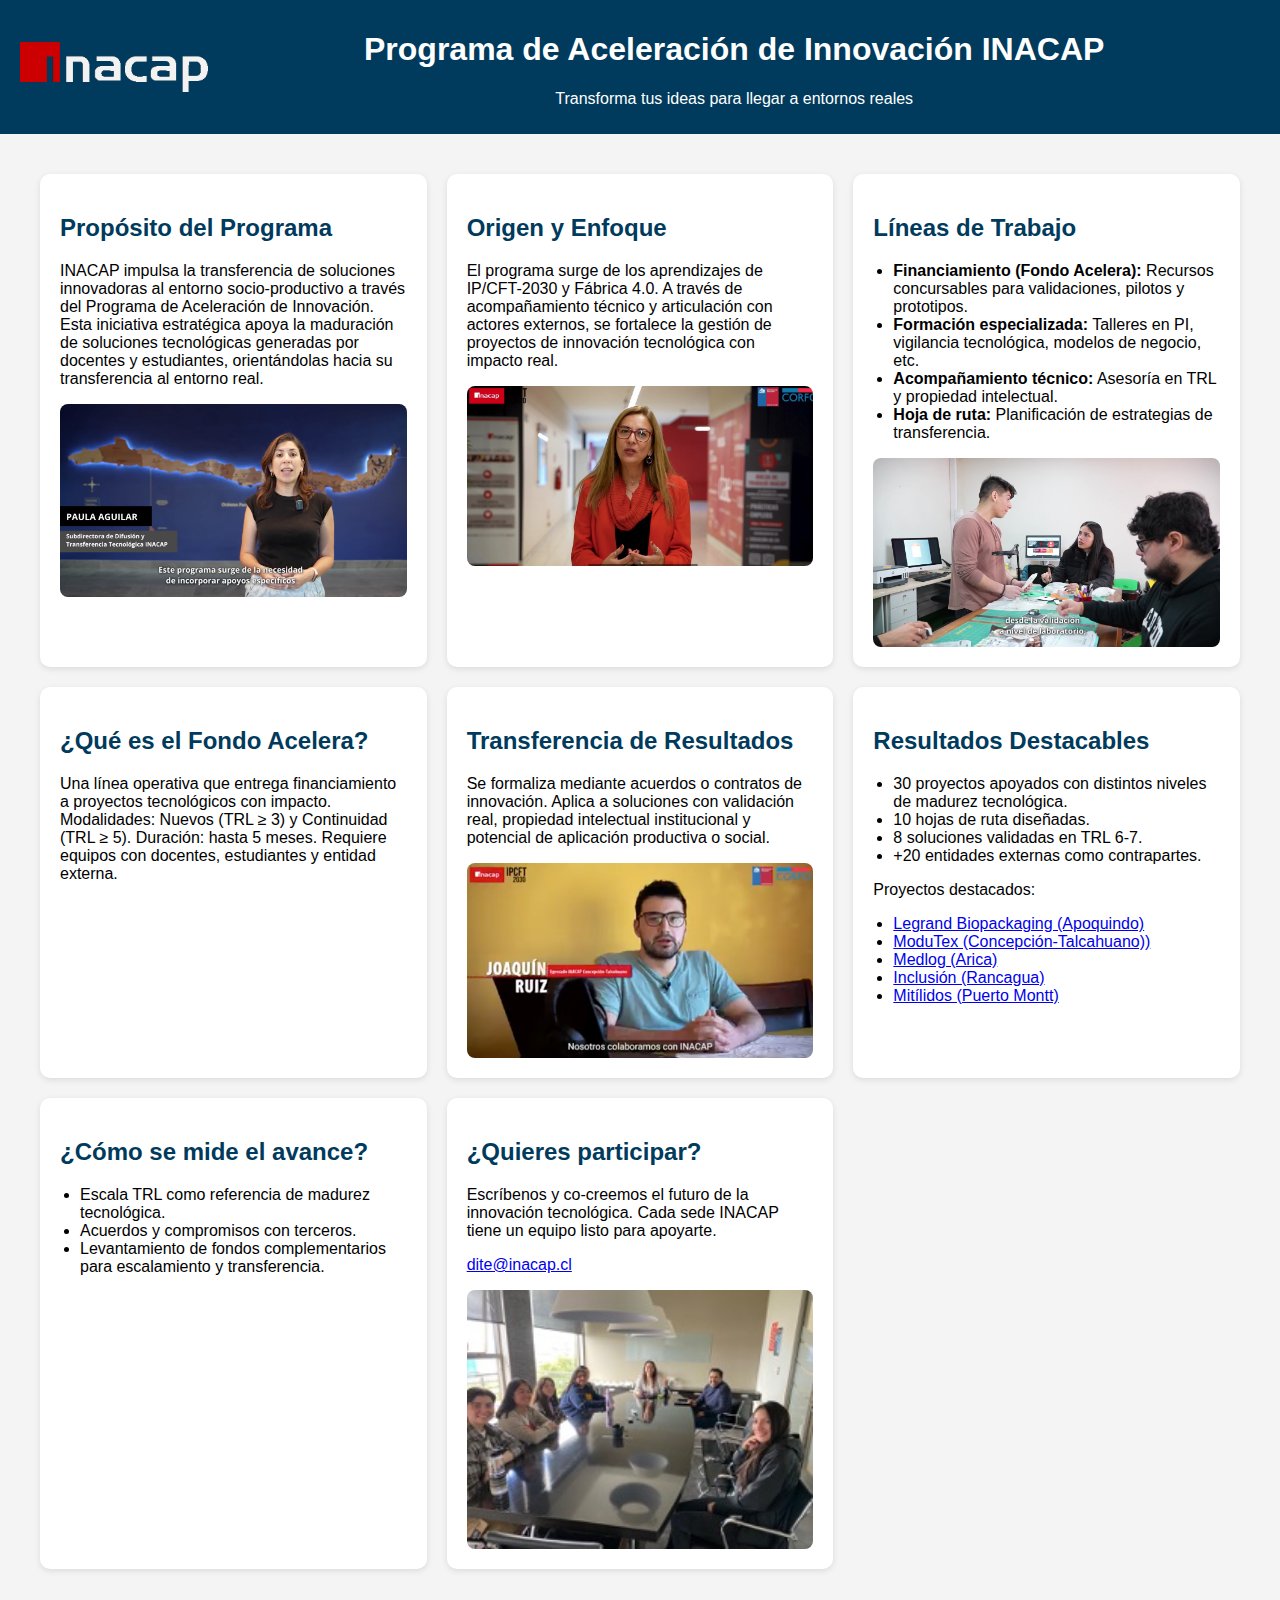
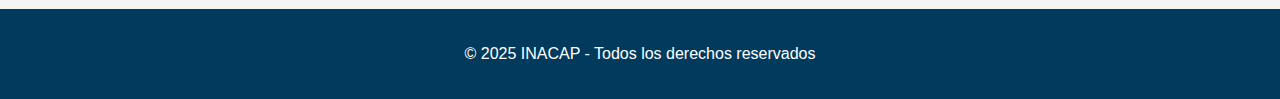
<file: acelera.html>
<!DOCTYPE html>
<html lang="es">
<head>
  <meta charset="UTF-8" />
  <meta name="viewport" content="width=device-width, initial-scale=1.0" />
  <title>Programa de Aceleración de Innovación INACAP</title>
  <style>
    body {
      margin: 0;
      font-family: Arial, sans-serif;
      background-color: #f4f4f4;
    }

    header {
      background-color: #003A5C;
      color: white;
      padding: 10px 20px;
      display: flex;
      justify-content: space-between;
      align-items: center;
      flex-wrap: wrap;
    }

    header img {
      height: 50px;
    }

    .hero-text {
      flex: 1;
      text-align: center;
    }

    .cards-container {
      display: grid;
      grid-template-columns: repeat(auto-fit, minmax(300px, 1fr));
      gap: 20px;
      padding: 40px 20px;
      max-width: 1200px;
      margin: auto;
    }

    .card {
      background: white;
      border-radius: 10px;
      box-shadow: 0 2px 6px rgba(0, 0, 0, 0.1);
      overflow: hidden;
      display: flex;
      flex-direction: column;
      transition: transform 0.3s ease, box-shadow 0.3s ease;
    }

    .card:hover {
      transform: translateY(-10px);
      box-shadow: 0 6px 12px rgba(0, 0, 0, 0.2);
    }

    .card-content {
      padding: 20px;
    }

    .card h2 {
      color: #003A5C;
    }

    .card ul {
      padding-left: 20px;
    }

    .card img {
      width: 100%;
      height: auto;
      display: block;
      border-radius: 8px;
      margin-top: 15px;
    }

    footer {
      background-color: #003A5C;
      color: white;
      text-align: center;
      padding: 20px;
    }
  </style>
</head>
<body>
  <header>
    <img src="img/inacap_logo.png" alt="Logo INACAP" />
    <div class="hero-text">
      <h1>Programa de Aceleración de Innovación INACAP</h1>
      <p>Transforma tus ideas para llegar a entornos reales</p>
    </div>
  </header>

  <div class="cards-container">
    <div class="card">
      <div class="card-content">
        <h2>Propósito del Programa</h2>
        <p>INACAP impulsa la transferencia de soluciones innovadoras al entorno socio-productivo a través del Programa de Aceleración de Innovación. Esta iniciativa estratégica apoya la maduración de soluciones tecnológicas generadas por docentes y estudiantes, orientándolas hacia su transferencia al entorno real.</p>
        <img src="img/paula.png" alt="Aceleracion" />
      </div>
    </div>

    <div class="card">
      <div class="card-content">
        <h2>Origen y Enfoque</h2>
        <p>El programa surge de los aprendizajes de IP/CFT-2030 y Fábrica 4.0. A través de acompañamiento técnico y articulación con actores externos, se fortalece la gestión de proyectos de innovación tecnológica con impacto real.</p>
        <img src="img/monica.png" alt="Enfoque" />
      </div>
    </div>

    <div class="card">
      <div class="card-content">
        <h2>Líneas de Trabajo</h2>
        <ul>
          <li><strong>Financiamiento (Fondo Acelera):</strong> Recursos concursables para validaciones, pilotos y prototipos.</li>
          <li><strong>Formación especializada:</strong> Talleres en PI, vigilancia tecnológica, modelos de negocio, etc.</li>
          <li><strong>Acompañamiento técnico:</strong> Asesoría en TRL y propiedad intelectual.</li>
          <li><strong>Hoja de ruta:</strong> Planificación de estrategias de transferencia.</li>
        </ul>
        <img src="img/aceleralegrand.png" alt="Líneas de Trabajo" />
      </div>
    </div>

    <div class="card">
      <div class="card-content">
        <h2>¿Qué es el Fondo Acelera?</h2>
        <p>Una línea operativa que entrega financiamiento a proyectos tecnológicos con impacto. Modalidades: Nuevos (TRL ≥ 3) y Continuidad (TRL ≥ 5). Duración: hasta 5 meses. Requiere equipos con docentes, estudiantes y entidad externa.</p>
      </div>
    </div>

    <div class="card">
      <div class="card-content">
        <h2>Transferencia de Resultados</h2>
        <p>Se formaliza mediante acuerdos o contratos de innovación. Aplica a soluciones con validación real, propiedad intelectual institucional y potencial de aplicación productiva o social.</p>
        <img src="img/chatbot.png" alt="Transferencia" />
      </div>
    </div>

    <div class="card">
      <div class="card-content">
        <h2>Resultados Destacables</h2>
        <ul>
          <li>30 proyectos apoyados con distintos niveles de madurez tecnológica.</li>
          <li>10 hojas de ruta diseñadas.</li>
          <li>8 soluciones validadas en TRL 6-7.</li>
          <li>+20 entidades externas como contrapartes.</li>
        </ul>
        <p>Proyectos destacados:</p>
        <ul>
          <li><a class="video-link" href="https://www.youtube.com/embed/u11FSrh5olY" target="_blank">Legrand Biopackaging (Apoquindo)</a></li>
          <li><a class="video-link" href="https://www.youtube.com/embed/564neV7SfZ8" target="_blank">ModuTex (Concepción-Talcahuano))</a></li>
          <li><a class="video-link" href="https://www.youtube.com/embed/JFx9IqTYlic" target="_blank">Medlog (Arica)</a></li>
          <li><a class="video-link" href="https://www.youtube.com/embed/ftjnRzHU4Mg" target="_blank"> Inclusión (Rancagua)</a></li>
          <li><a class="video-link" href="https://www.youtube.com/embed/_9SyJ3cmJAc" target="_blank">Mitílidos (Puerto Montt)</a></li>
        </ul>
      </div>
    </div>

    <div class="card">
      <div class="card-content">
        <h2>¿Cómo se mide el avance?</h2>
        <ul>
          <li>Escala TRL como referencia de madurez tecnológica.</li>
          <li>Acuerdos y compromisos con terceros.</li>
          <li>Levantamiento de fondos complementarios para escalamiento y transferencia.</li>
        </ul>
      </div>
    </div>

    <div class="card">
      <div class="card-content">
        <h2>¿Quieres participar?</h2>
        <p>Escríbenos y co-creemos el futuro de la innovación tecnológica. Cada sede INACAP tiene un equipo listo para apoyarte.</p>
        <p><a href="mailto:dite@inacap.cl">dite@inacap.cl</a></p>
        <img src="img/participa.jpg" alt="Participa">
      </div>
    </div>
  </div>

  <footer>
    <p>&copy; 2025 INACAP - Todos los derechos reservados</p>
  </footer>
</body>
</html>
</file>
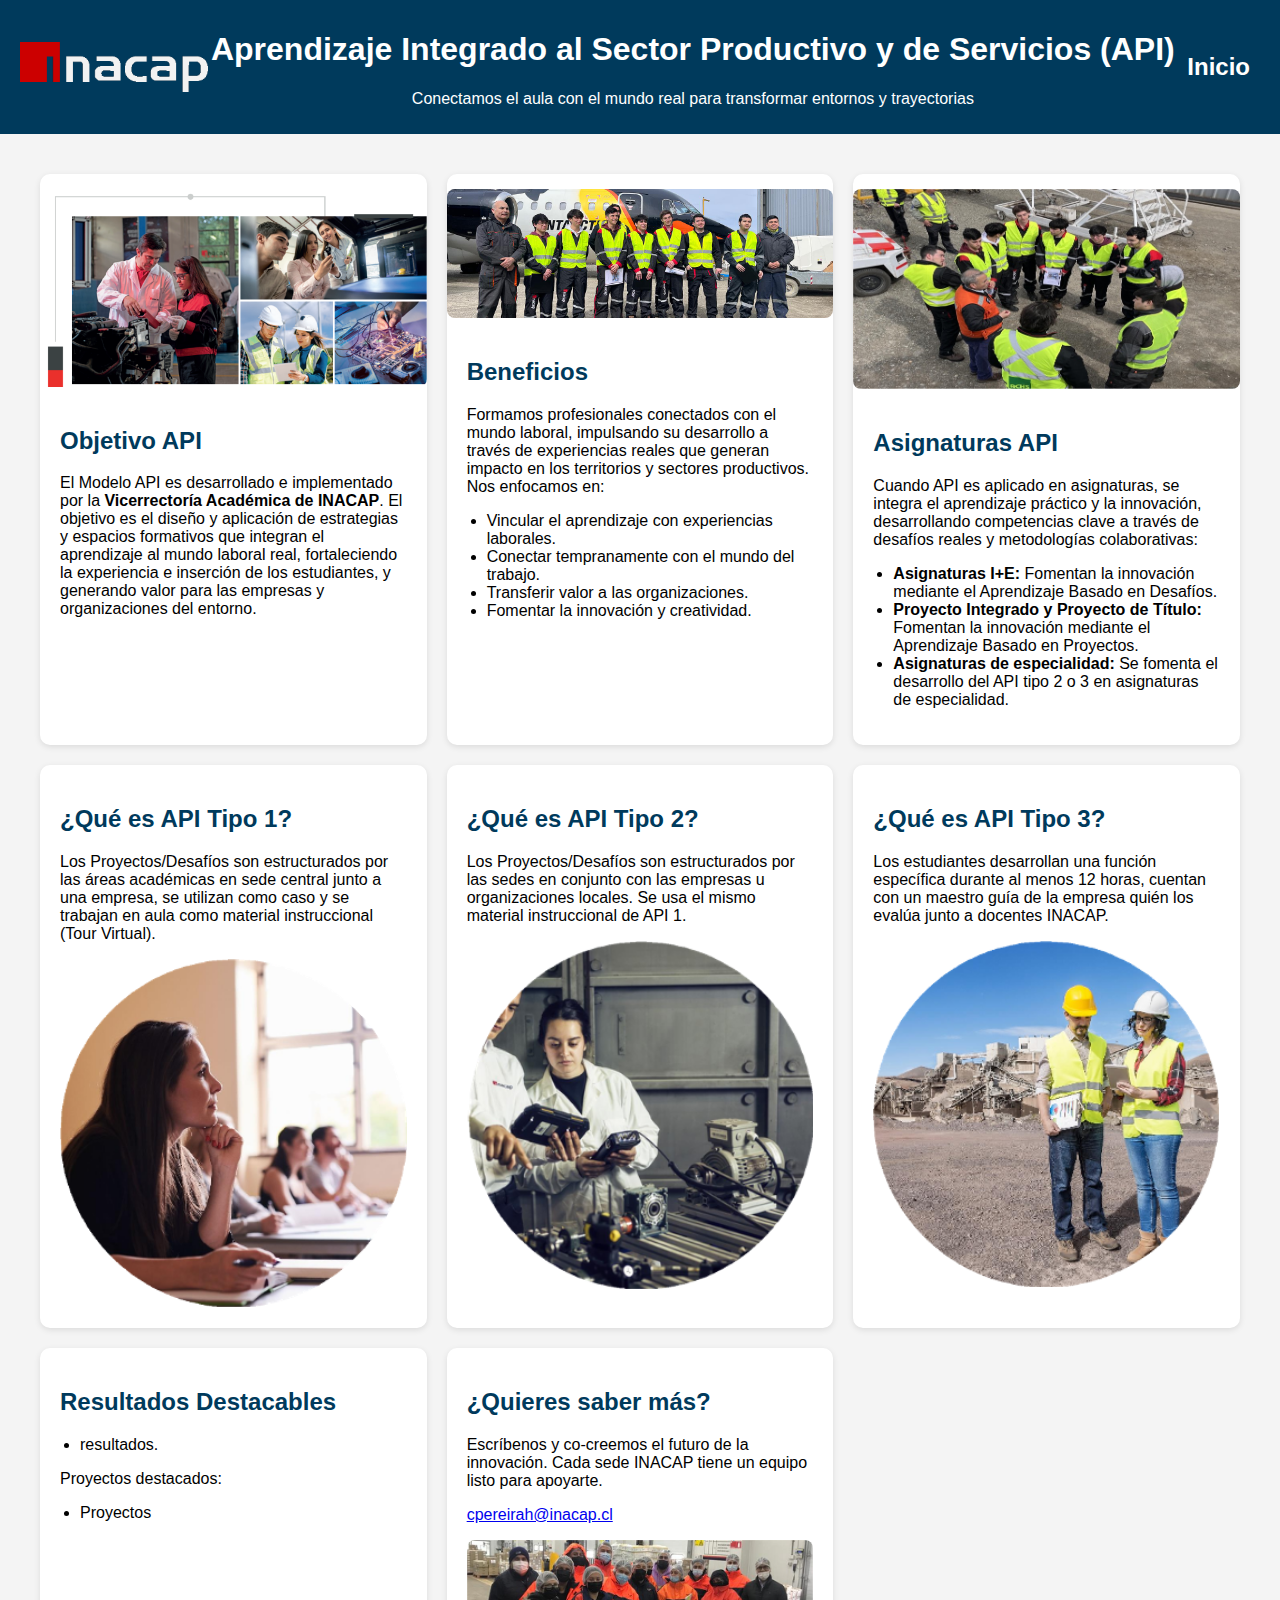
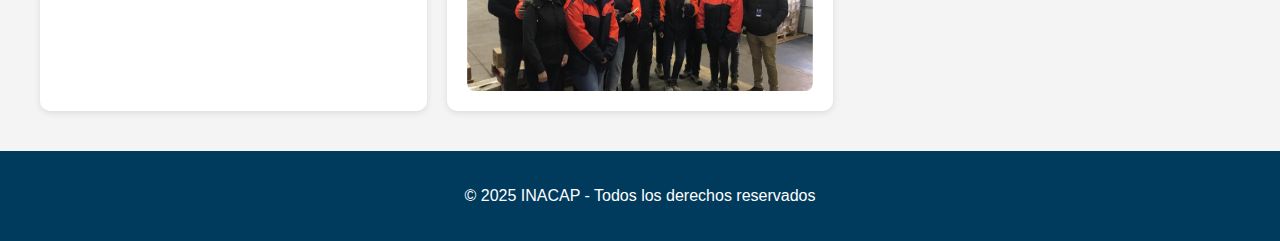
<file: api.html>
<!DOCTYPE html>
<html lang="es">
<head>
  <meta charset="UTF-8" />
  <meta name="viewport" content="width=device-width, initial-scale=1.0" />
  <title>Modelo API  INACAP</title>
  <style>
    body {
      margin: 0;
      font-family: Arial, sans-serif;
      background-color: #f4f4f4;
    }

    header {
      background-color: #003A5C;
      color: white;
      padding: 10px 20px;
      display: flex;
      justify-content: space-between;
      align-items: center;
      flex-wrap: wrap;
    }

    header img {
      height: 50px;
    }

    .hero-text {
      flex: 1;
      text-align: center;
    }

    .cards-container {
      display: grid;
      grid-template-columns: repeat(auto-fit, minmax(300px, 1fr));
      gap: 20px;
      padding: 40px 20px;
      max-width: 1200px;
      margin: auto;
    }

    .card {
      background: white;
      border-radius: 10px;
      box-shadow: 0 2px 6px rgba(0, 0, 0, 0.1);
      overflow: hidden;
      display: flex;
      flex-direction: column;
      transition: transform 0.3s ease, box-shadow 0.3s ease;
    }

    .card:hover {
      transform: translateY(-10px);
      box-shadow: 0 6px 12px rgba(0, 0, 0, 0.2);
    }

    .card-content {
      padding: 20px;
    }

    .card h2 {
      color: #003A5C;
    }

    .card ul {
      padding-left: 20px;
    }

    .card img {
      width: 100%;
      height: auto;
      display: block;
      border-radius: 8px;
      margin-top: 15px;
    }

    footer {
      background-color: #003A5C;
      color: white;
      text-align: center;
      padding: 20px;
    }

    .video-wrapper {
      position: relative;
      width: 100%;
      padding-top: 56.25%; /* 16:9 ratio */
      overflow: hidden;
      border-radius: 6px;
      background: #000; /* para que no se vea en blanco */
    }
    .video-wrapper video {
      position: absolute;
      top: 0;
      left: 0;
      width: 100%;
      height: 100%;
      object-fit: cover;
    }

    .inicio-link {
      font-size: 1.5em; /* igual que h1 */
      color: white;
      text-decoration: none;
      font-weight: bold;
      margin-left: auto;
      padding: 10px;
    }

    .inicio-link:hover {
      text-decoration: underline;
    }

    @media (max-width: 768px) {
      header {
        flex-direction: column;
        align-items: flex-start;
        text-align: left;
      }

      header img {
        margin-bottom: 10px;
      }

      .hero-text {
        text-align: left;
        margin-bottom: 10px;
      }

      .inicio-link {
        font-size: 1em;
        align-self: flex-end;
        padding: 5px;
      }
    }

</style>
</head>
<body>
  <header>
    <img src="img/inacap_logo.png" alt="Logo INACAP" />
    <div class="hero-text">
      <h1>Aprendizaje Integrado al Sector Productivo y de Servicios (API)</h1>
      <p>Conectamos el aula con el mundo real para transformar entornos y trayectorias</p>
    </div>
    <a href="index.html" class="inicio-link">Inicio</a>
  </header>

  <div class="cards-container">
    <div class="card">
      <img src="img/api1.png" alt="Programas">
      <div class="card-content">
        <h2>Objetivo API</h2>
        <p>El Modelo API es desarrollado e implementado por la <strong>Vicerrectoría Académica de INACAP</strong>. El objetivo es el diseño y aplicación de estrategias y espacios formativos que integran el aprendizaje al mundo laboral real, 
          fortaleciendo la experiencia e inserción de los estudiantes, y generando valor para las empresas y organizaciones del entorno.</p>
  
      </div>
    </div>

    <div class="card">
      <img src="img/apibeneficios.jpg" alt="Programas">
      <div class="card-content">
        <h2>Beneficios</h2>
        <p>Formamos profesionales conectados con el mundo laboral, 
          impulsando su desarrollo a través de experiencias reales que 
          generan impacto en los territorios y sectores productivos. Nos enfocamos en:</p>
          <ul>
            <li>Vincular el aprendizaje con experiencias laborales.</li>
            <li>Conectar tempranamente con el mundo del trabajo.</li>
            <li>Transferir valor a las organizaciones.</li>
            <li>Fomentar la innovación y creatividad.</li>
          </ul>
      </div>
    </div>

    <div class="card">
      <img src="img/equipoapi.jpg" alt="Líneas de Trabajo" />
      <div class="card-content">
        <h2>Asignaturas API</h2>
        <p>Cuando API es aplicado en asignaturas,  se
          integra el aprendizaje práctico y la innovación, desarrollando competencias clave a través de desafíos reales y metodologías colaborativas: </p>
        <ul>
          <li><strong>Asignaturas I+E:</strong> Fomentan la innovación mediante el Aprendizaje Basado en Desafíos.</li>
          <li><strong>Proyecto Integrado y Proyecto de Título:</strong> Fomentan la innovación mediante el 
            Aprendizaje Basado en Proyectos.</li>
            <li><strong>Asignaturas de especialidad:</strong> Se fomenta el desarrollo del API tipo 2 o 3 en asignaturas de especialidad.</li>
          </ul>
      </div>
    </div>

    <div class="card">
      <div class="card-content">
        <h2>¿Qué es API Tipo 1?</h2>
        <p>Los Proyectos/Desafíos son estructurados por las áreas académicas en sede central junto a una empresa, 
          se utilizan como caso y se trabajan en aula como material instruccional (Tour Virtual).
        </p>
        <img src="img/apitipo1.png" alt="Api tipo 1" />
      </div>
    </div>

    <div class="card">
      <div class="card-content">
        <h2>¿Qué es API Tipo 2?</h2>
        <p>Los Proyectos/Desafíos son estructurados por las sedes en conjunto con las empresas u organizaciones locales. 
          Se usa el mismo material instruccional de API 1.
        </p>
        <img src="img/apitipo2.png" alt="Líneas de Trabajo" />
      </div>
    </div>

    <div class="card">
      <div class="card-content">
        <h2>¿Qué es API Tipo 3?</h2>
        <p>Los estudiantes desarrollan una función específica durante al menos 12 horas, cuentan con un maestro guía de 
          la empresa quién los evalúa junto a docentes INACAP.
        </p>
        <img src="img/apitipo3.png" alt="Líneas de Trabajo" />
      </div>
    </div>

    <div class="card">
      <div class="card-content">
        <h2>Resultados Destacables</h2>
        <ul>
          <li>resultados.</li>
        </ul>
        <p>Proyectos destacados:</p>
        <ul>
          <li>Proyectos</li>
        </ul>
      </div>
    </div>

    <div class="card">
      <div class="card-content">
        <h2>¿Quieres saber más?</h2>
        <p>Escríbenos y co-creemos el futuro de la innovación. Cada sede INACAP tiene un equipo listo para apoyarte.</p>
        <p><a href="mailto:cpereirah@inacap.cl">cpereirah@inacap.cl</a></p>
        <img src="img/apiparticipa.png" alt="Participa">
      </div>
    </div>
  </div>

  <footer>
    <p>&copy; 2025 INACAP - Todos los derechos reservados</p>
  </footer>
</body>
</html>
</file>
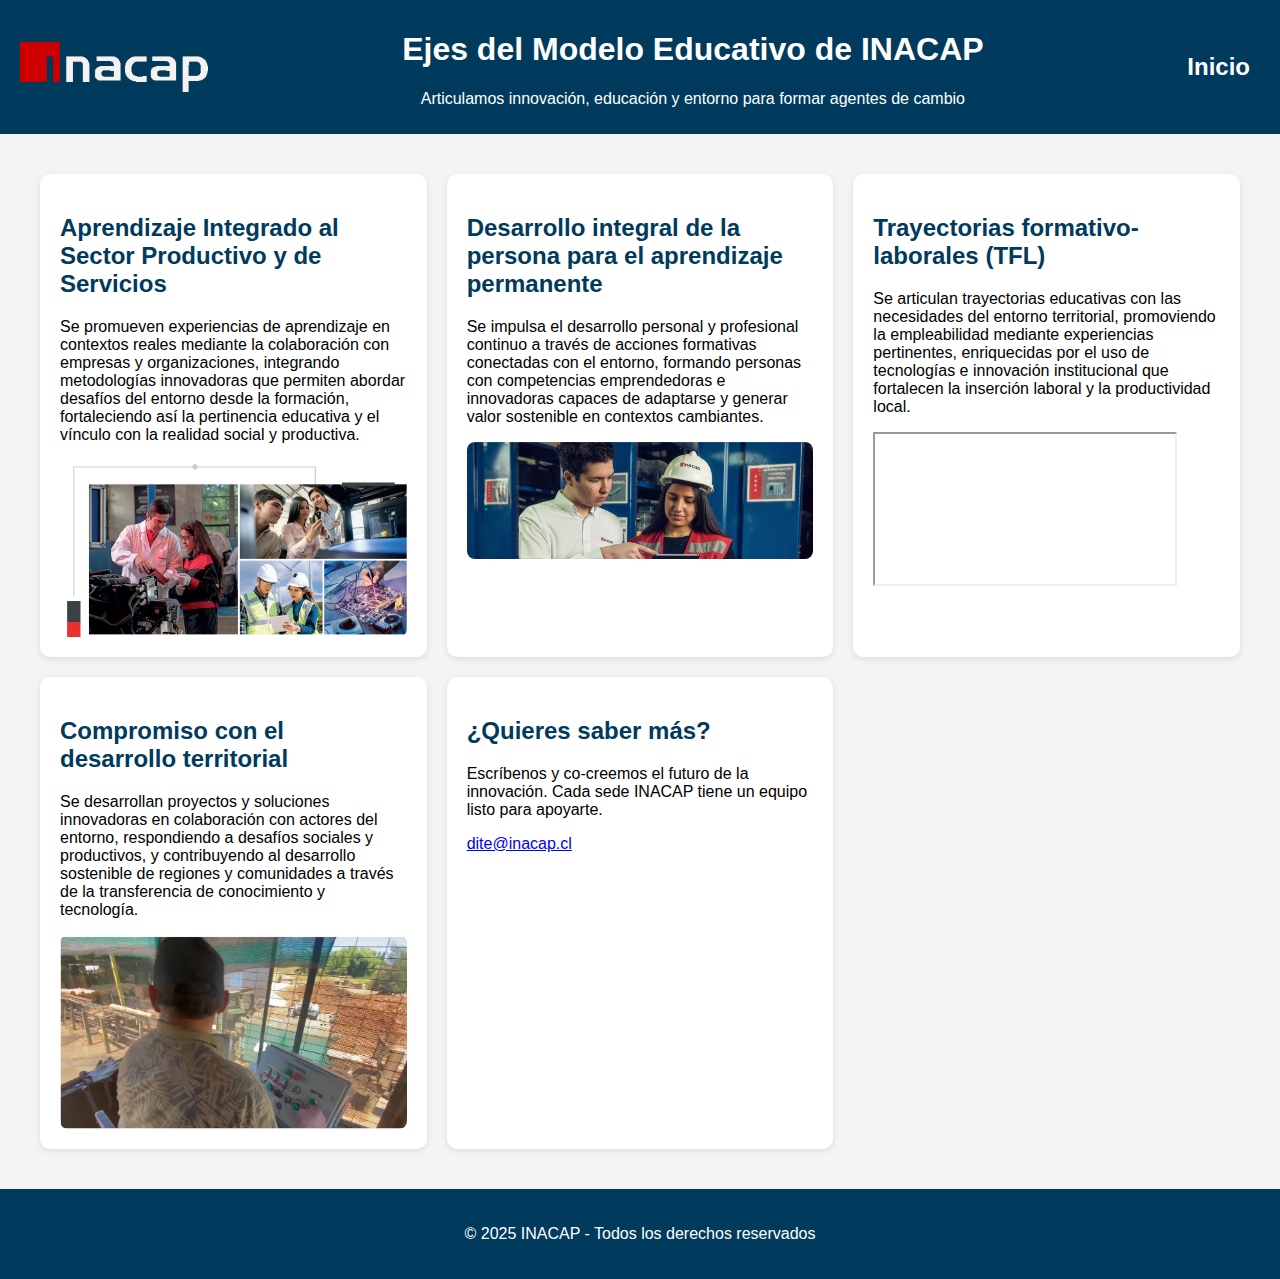
<file: articulacion.html>
<!DOCTYPE html>
<html lang="es">
<head>
  <meta charset="UTF-8" />
  <meta name="viewport" content="width=device-width, initial-scale=1.0" />
  <title>Articulamos innovación, educación y entorno para formar agentes de cambio</title>
  <style>
    body {
      margin: 0;
      font-family: Arial, sans-serif;
      background-color: #f4f4f4;
    }

    header {
      background-color: #003A5C;
      color: white;
      padding: 10px 20px;
      display: flex;
      justify-content: space-between;
      align-items: center;
      flex-wrap: wrap;
    }

    header img {
      height: 50px;
    }

    .hero-text {
      flex: 1;
      text-align: center;
    }

    .cards-container {
      display: grid;
      grid-template-columns: repeat(auto-fit, minmax(300px, 1fr));
      gap: 20px;
      padding: 40px 20px;
      max-width: 1200px;
      margin: auto;
    }

    .card {
      background: white;
      border-radius: 10px;
      box-shadow: 0 2px 6px rgba(0, 0, 0, 0.1);
      overflow: hidden;
      display: flex;
      flex-direction: column;
      transition: transform 0.3s ease, box-shadow 0.3s ease;
    }

    .card:hover {
      transform: translateY(-10px);
      box-shadow: 0 6px 12px rgba(0, 0, 0, 0.2);
    }

    .card-content {
      padding: 20px;
    }

    .card h2 {
      color: #003A5C;
    }

    .card ul {
      padding-left: 20px;
    }

    .card img {
      width: 100%;
      height: auto;
      display: block;
      border-radius: 8px;
      margin-top: 15px;
    }

    footer {
      background-color: #003A5C;
      color: white;
      text-align: center;
      padding: 20px;
    }

    .video-wrapper {
      position: relative;
      width: 100%;
      padding-top: 56.25%; /* 16:9 ratio */
      overflow: hidden;
      border-radius: 6px;
      background: #000; /* para que no se vea en blanco */
    }
    .video-wrapper video {
      position: absolute;
      top: 0;
      left: 0;
      width: 100%;
      height: 100%;
      object-fit: cover;
    }

    .inicio-link {
      font-size: 1.5em; /* igual que h1 */
      color: white;
      text-decoration: none;
      font-weight: bold;
      margin-left: auto;
      padding: 10px;
    }

    .inicio-link:hover {
      text-decoration: underline;
    }

    @media (max-width: 768px) {
      header {
        flex-direction: column;
        align-items: flex-start;
        text-align: left;
      }

      header img {
        margin-bottom: 10px;
      }

      .hero-text {
        text-align: left;
        margin-bottom: 10px;
      }

      .inicio-link {
        font-size: 1em;
        align-self: flex-end;
        padding: 5px;
      }
    }

</style>
</head>
<body>
  <header>
    <img src="img/inacap_logo.png" alt="Logo INACAP" />
    <div class="hero-text">
      <h1>Ejes del Modelo Educativo de INACAP</h1>
      <p>Articulamos innovación, educación y entorno para formar agentes de cambio</p>
    </div>
    <a href="index.html" class="inicio-link">Inicio</a>
  </header>

  <div class="cards-container">
    <div class="card">
      <div class="card-content">
        <h2>Aprendizaje Integrado al Sector Productivo y de Servicios</h2>
        <p>Se promueven experiencias de aprendizaje en contextos reales mediante la colaboración con empresas y organizaciones, 
          integrando metodologías innovadoras que permiten abordar desafíos del entorno desde la formación, fortaleciendo así la 
          pertinencia educativa y el vínculo con la realidad social y productiva.</p>
          <img src="img/api1.png" alt="Programas">
        </div>
    </div>

    <div class="card">
      <div class="card-content">
        <h2>Desarrollo integral de la persona para el aprendizaje permanente</h2>
        <p>Se impulsa el desarrollo personal y profesional continuo a través de acciones formativas conectadas con el entorno, 
          formando personas con competencias emprendedoras e innovadoras capaces de adaptarse y generar valor sostenible en contextos cambiantes.</p>
          <img src="img/alumnos.png" alt="Alumnos">
        </div>
    </div>

    <div class="card">
      <div class="card-content">
        <h2>Trayectorias formativo-laborales (TFL)</h2>
        <p>Se articulan trayectorias educativas con las necesidades del entorno territorial, 
          promoviendo la empleabilidad mediante experiencias pertinentes, enriquecidas por el uso de 
          tecnologías e innovación institucional que fortalecen la inserción laboral y la productividad local.</p>
          <iframe src="https://www.youtube.com/embed/jXPNhUWi_ho" title="TFL" allowfullscreen></iframe>
        </div>
    </div>

    <div class="card">
      <div class="card-content">
        <h2>Compromiso con el desarrollo territorial</h2>
        <p>Se desarrollan proyectos y soluciones innovadoras en colaboración con actores del entorno, 
          respondiendo a desafíos sociales y productivos, y contribuyendo al desarrollo sostenible de regiones y 
          comunidades a través de la transferencia de conocimiento y tecnología.</p>
          <img src="img/alumnos2.jpg" alt="Alumnos2">
      </div>
    </div>


    <div class="card">
      <div class="card-content">
        <h2>¿Quieres saber más?</h2>
        <p>Escríbenos y co-creemos el futuro de la innovación. Cada sede INACAP tiene un equipo listo para apoyarte.</p>
        <p><a href="mailto:dite@inacap.cl">dite@inacap.cl</a></p>
      </div>
    </div>
  </div>

  <footer>
    <p>&copy; 2025 INACAP - Todos los derechos reservados</p>
  </footer>
</body>
</html>
</file>
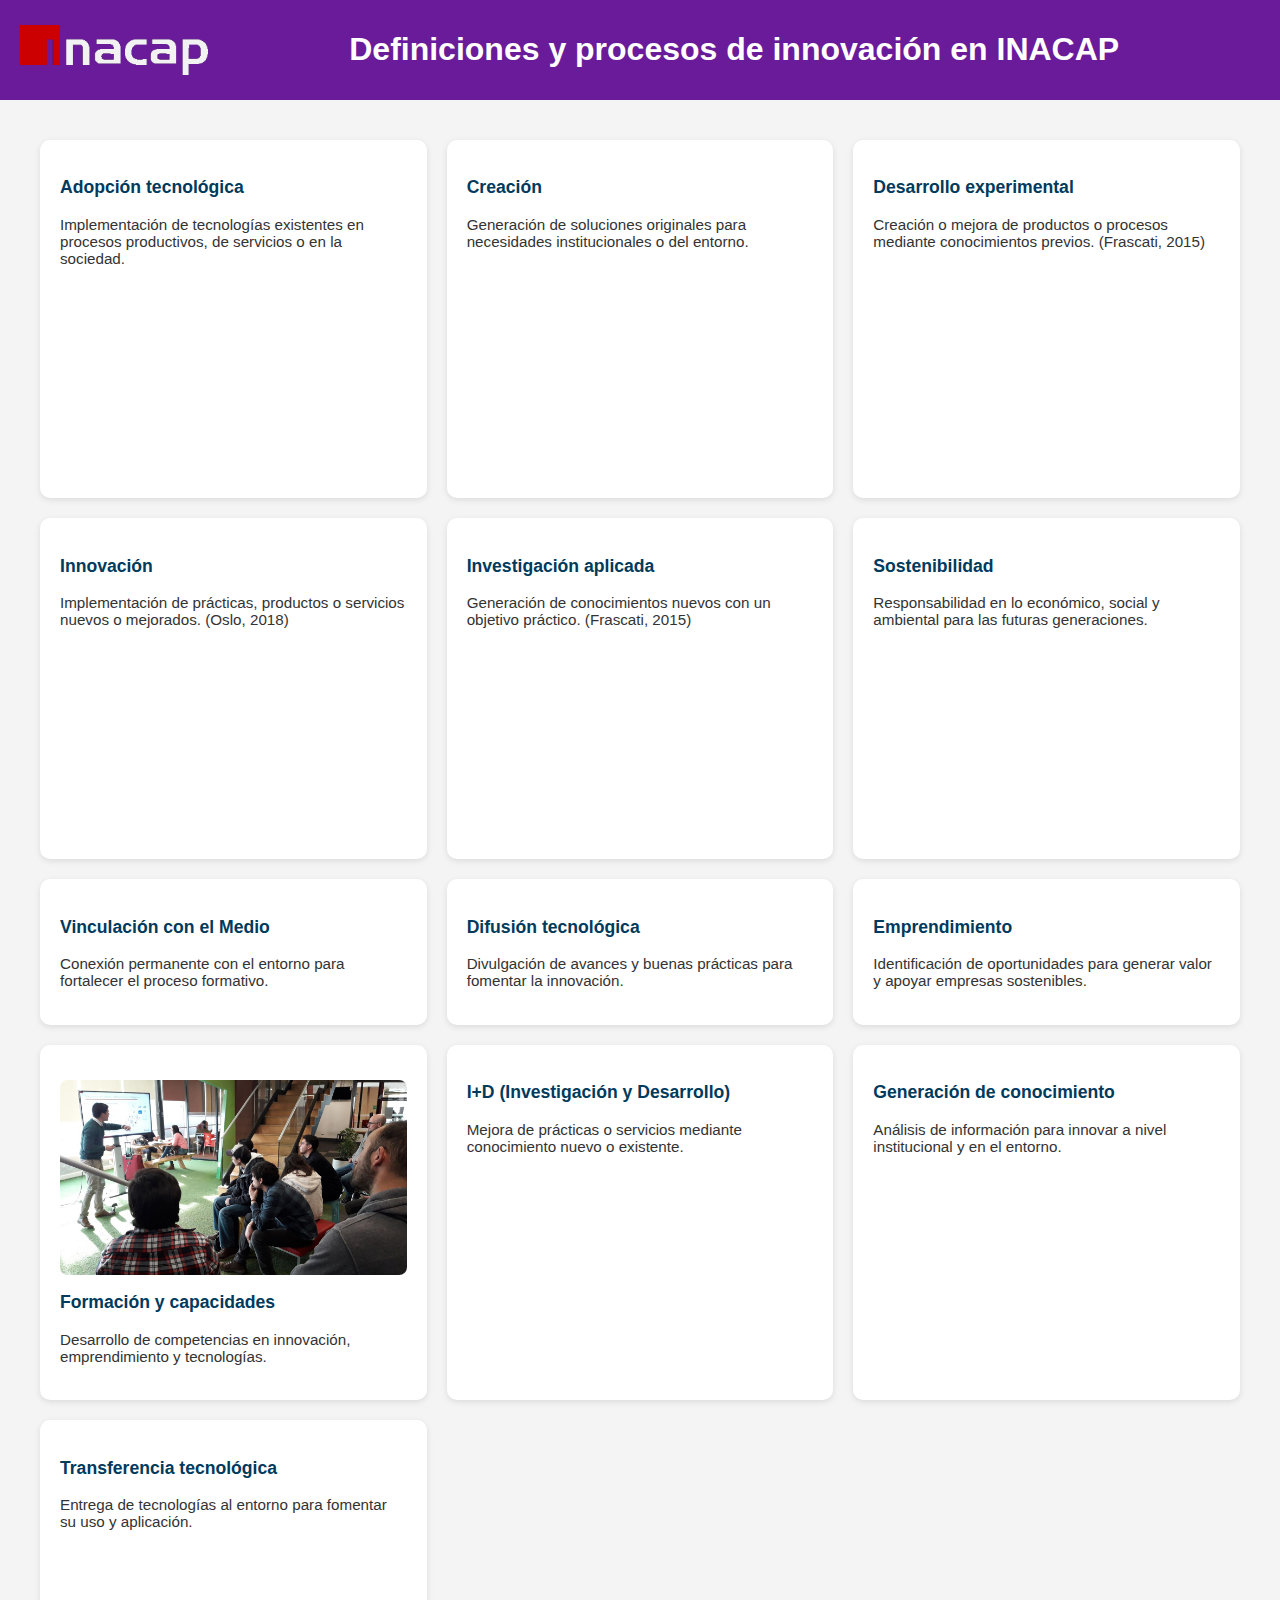
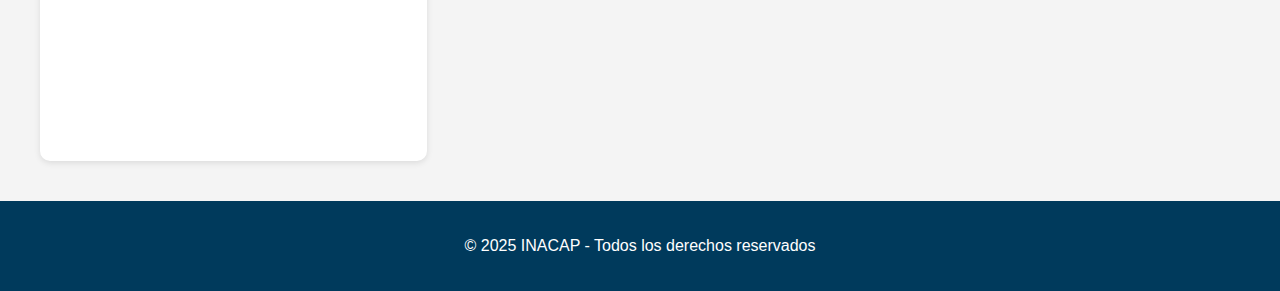
<file: definiciones.html>
<!DOCTYPE html>
<html lang="es">
<head>
  <meta charset="UTF-8">
  <meta name="viewport" content="width=device-width, initial-scale=1.0">
  <title>Innovación en INACAP</title>
  <style>
    body {
      margin: 0;
      font-family: Arial, sans-serif;
      background-color: #f4f4f4;
    }

    header {
      background-color: #6a1b9a;
      color: white;
      padding: 10px 20px;
      display: flex;
      justify-content: space-between;
      align-items: center;
      flex-wrap: wrap;
    }

    header img {
      height: 50px;
    }

    .hero-text {
      flex: 1;
      text-align: center;
    }

    .cards-container {
      display: grid;
      grid-template-columns: repeat(auto-fit, minmax(300px, 1fr));
      gap: 20px;
      padding: 40px 20px;
      max-width: 1200px;
      margin: auto;
    }

    .card {
      background: white;
      border-radius: 10px;
      box-shadow: 0 2px 6px rgba(0, 0, 0, 0.1);
      overflow: hidden;
      display: flex;
      flex-direction: column;
      transition: transform 0.3s ease, box-shadow 0.3s ease;
    }

    .card:hover {
      transform: translateY(-10px);
      box-shadow: 0 6px 12px rgba(0, 0, 0, 0.2);
    }

    .card-content {
      padding: 20px;
    }

    .card h3 {
      color: #003A5C;
      font-size: 1.1rem;
    }

    .card p {
      font-size: 0.95rem;
      color: #333;
    }

    .card img {
      width: 100%;
      height: auto;
      display: block;
      border-radius: 8px;
      margin-top: 15px;
    }

    iframe {
      width: 100%;
      height: 315px;
      border: none;
      margin-top: 15px;
    }

    footer {
      background-color: #003A5C;
      color: white;
      text-align: center;
      padding: 20px;
    }

    .video-grid {
      display: grid;
      grid-template-columns: repeat(auto-fit, minmax(280px, 1fr));
      gap: 0.5rem;
    }

    .video-wrapper {
      position: relative;
      width: 100%;
      max-width: 560px;
      aspect-ratio: 16 / 9;
      margin-bottom: 1rem;
    }

    .video-wrapper iframe {
      position: absolute;
      width: 100%;
      height: 100%;
      border: 0;
    }
  
    .video-container {
    position: relative;
    padding-bottom: 56.25%; /* Relación de aspecto 16:9 */
    height: 0;
    overflow: hidden;
    max-width: 100%;
    border-radius: 8px;
    margin-top: 16px;
  }

  .video-container iframe {
    position: absolute;
    top: 0;
    left: 0;
    width: 100%;
    height: 100%;
    border: 0;
  }
</style>
</head>
<body>
  <header>
    <img src="img/inacap_logo.png" alt="Logo INACAP" />
    <div class="hero-text">
      <h1>Definiciones y procesos de innovación en INACAP</h1>
    </div>
  </header>

  <div class="cards-container">
    <div class="card">
      <div class="card-content">
        <h3>Adopción tecnológica</h3>
        <p>Implementación de tecnologías existentes en procesos productivos, de servicios o en la sociedad.</p>
        <div class="video-container">
          <iframe src="https://www.youtube.com/embed/hb91xGTj5gw" title="Adopción tecnológica" allowfullscreen></iframe>
        </div>
          </div>
    </div>

    <div class="card">
      <div class="card-content">
        <h3>Creación</h3>
        <p>Generación de soluciones originales para necesidades institucionales o del entorno.</p>
        <div class="video-container">
          <iframe src="https://www.youtube.com/embed/SYtAuEFENSM" title="Creacion" allowfullscreen></iframe>
        </div>
     </div>
    </div>
   
    <div class="card">
      <div class="card-content">
        <h3>Desarrollo experimental</h3>
        <p>Creación o mejora de productos o procesos mediante conocimientos previos. (Frascati, 2015)</p>
        <div class="video-container">
          <iframe src="https://www.youtube.com/embed/J2VRNQ2lPiU" title="Desarrollo experimental" allowfullscreen></iframe>
        </div>
      </div>
    </div>
   
    <div class="card">
      <div class="card-content">
        <h3>Innovación</h3>
        <p>Implementación de prácticas, productos o servicios nuevos o mejorados. (Oslo, 2018)</p>
        <div class="video-container">
          <iframe src="https://www.youtube.com/embed/MKNXjNUX8nA" title="Innovacion" allowfullscreen></iframe>
        </div>
      </div>
    </div>
    
    <div class="card">
      <div class="card-content">
        <h3>Investigación aplicada</h3>
        <p>Generación de conocimientos nuevos con un objetivo práctico. (Frascati, 2015)</p>
        <div class="video-container">
          <iframe src="https://www.youtube.com/embed/KekzNyL7heg" title="Investigacion aplicada" allowfullscreen></iframe>
        </div>
      </div>
    </div>
   
    <div class="card">
      <div class="card-content">
        <h3>Sostenibilidad</h3>
        <p>Responsabilidad en lo económico, social y ambiental para las futuras generaciones.</p>
        <div class="video-container">
          <iframe src="https://www.youtube.com/embed/I4wj61hScUQ" title="Sostenibilidad" allowfullscreen></iframe>
        </div>
      </div>
    </div>

    <div class="card">
      <div class="card-content">
        <h3>Vinculación con el Medio</h3>
        <p>Conexión permanente con el entorno para fortalecer el proceso formativo.</p>
      </div>
    </div>

    <div class="card">
      <div class="card-content">
        <h3>Difusión tecnológica</h3>
        <p>Divulgación de avances y buenas prácticas para fomentar la innovación.</p>
      </div>
    </div>

    <div class="card">
      <div class="card-content">
        <h3>Emprendimiento</h3>
        <p>Identificación de oportunidades para generar valor y apoyar empresas sostenibles.</p>
      </div>
    </div>

    <div class="card">
      <div class="card-content">
        <img src="img/reunion.jpeg" alt="Formación y capacidades">
        <h3>Formación y capacidades</h3>
        <p>Desarrollo de competencias en innovación, emprendimiento y tecnologías.</p>
      </div>
    </div>

    <div class="card">
      <div class="card-content">
        <h3>I+D (Investigación y Desarrollo)</h3>
        <p>Mejora de prácticas o servicios mediante conocimiento nuevo o existente.</p>
      </div>
    </div>

    <div class="card">
      <div class="card-content">
        <h3>Generación de conocimiento</h3>
        <p>Análisis de información para innovar a nivel institucional y en el entorno.</p>
      </div>
    </div>
    
    <div class="card">
      <div class="card-content">
        <h3>Transferencia tecnológica</h3>
        <p>Entrega de tecnologías al entorno para fomentar su uso y aplicación.</p>
        <div class="video-container">
          <iframe src="https://www.youtube.com/embed/0DsfVpjN4Jw" title="Sostenibilidad" allowfullscreen></iframe>
        </div>
       </div>
    </div>
  </div>

  <footer>
    <p>&copy; 2025 INACAP - Todos los derechos reservados</p>
  </footer>
</body>
</html>
</file>
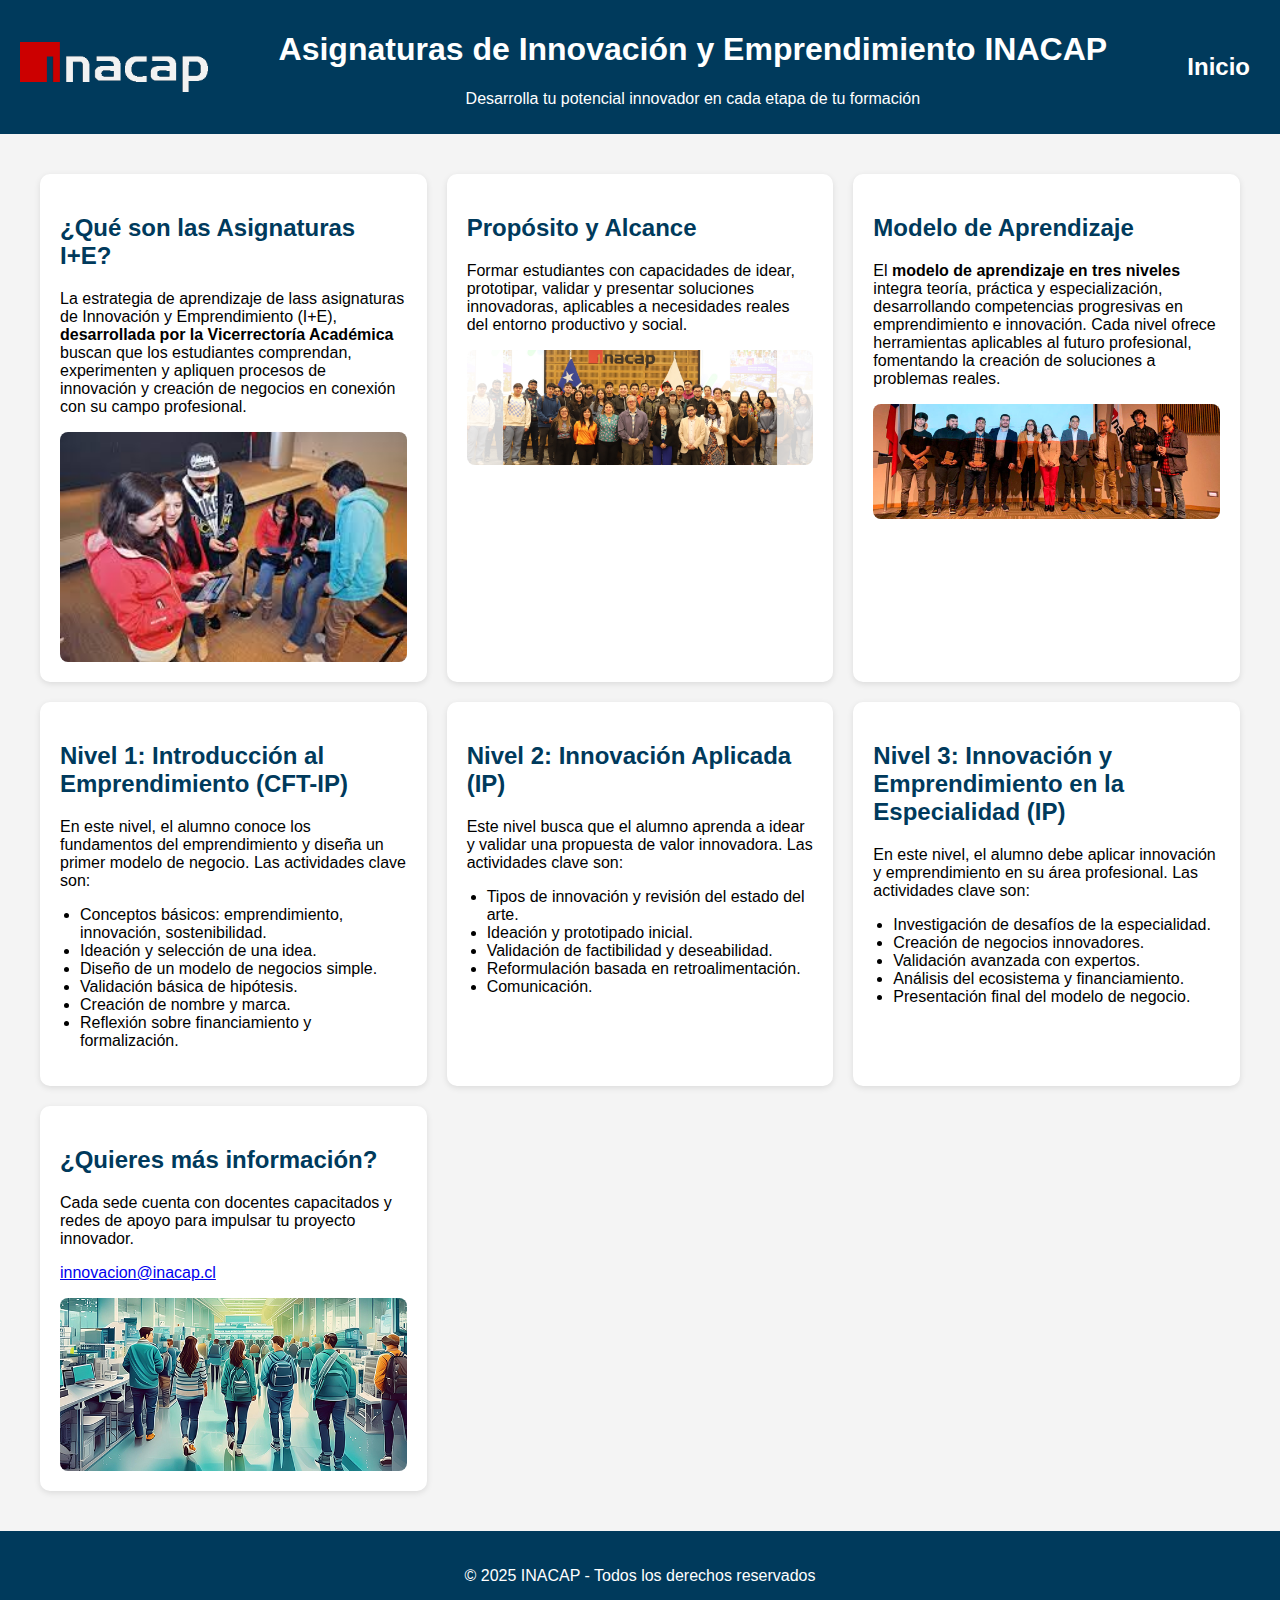
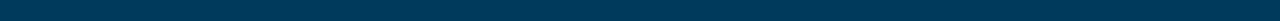
<file: imase.html>
<!DOCTYPE html>
<html lang="es">
<head>
  <meta charset="UTF-8" />
  <meta name="viewport" content="width=device-width, initial-scale=1.0" />
  <title>Asignaturas de Innovación y Emprendimiento INACAP</title>
  <style>
    body {
      margin: 0;
      font-family: Arial, sans-serif;
      background-color: #f4f4f4;
    }

    header {
      background-color: #003A5C;
      color: white;
      padding: 10px 20px;
      display: flex;
      justify-content: space-between;
      align-items: center;
      flex-wrap: wrap;
    }

    header img {
      height: 50px;
    }

    .hero-text {
      flex: 1;
      text-align: center;
    }

    .cards-container {
      display: grid;
      grid-template-columns: repeat(auto-fit, minmax(300px, 1fr));
      gap: 20px;
      padding: 40px 20px;
      max-width: 1200px;
      margin: auto;
    }

    .card {
      background: white;
      border-radius: 10px;
      box-shadow: 0 2px 6px rgba(0, 0, 0, 0.1);
      overflow: hidden;
      display: flex;
      flex-direction: column;
      transition: transform 0.3s ease, box-shadow 0.3s ease;
    }

    .card:hover {
      transform: translateY(-10px);
      box-shadow: 0 6px 12px rgba(0, 0, 0, 0.2);
    }

    .card-content {
      padding: 20px;
    }

    .card h2 {
      color: #003A5C;
    }

    .card ul {
      padding-left: 20px;
    }

    .card img {
      width: 100%;
      height: auto;
      display: block;
      border-radius: 8px;
      margin-top: 15px;
    }

    footer {
      background-color: #003A5C;
      color: white;
      text-align: center;
      padding: 20px;
    }

    .video-wrapper {
      position: relative;
      width: 100%;
      padding-top: 56.25%;
      overflow: hidden;
      border-radius: 6px;
      background: #000;
    }

    .video-wrapper video {
      position: absolute;
      top: 0;
      left: 0;
      width: 100%;
      height: 100%;
      object-fit: cover;
    }

    .inicio-link {
      font-size: 1.5em;
      color: white;
      text-decoration: none;
      font-weight: bold;
      margin-left: auto;
      padding: 10px;
    }

    .inicio-link:hover {
      text-decoration: underline;
    }

    @media (max-width: 768px) {
      header {
        flex-direction: column;
        align-items: flex-start;
        text-align: left;
      }

      header img {
        margin-bottom: 10px;
      }

      .hero-text {
        text-align: left;
        margin-bottom: 10px;
      }

      .inicio-link {
        font-size: 1em;
        align-self: flex-end;
        padding: 5px;
      }
    }
  </style>
</head>
<body>
  <header>
    <img src="img/inacap_logo.png" alt="Logo INACAP" />
    <div class="hero-text">
      <h1>Asignaturas de Innovación y Emprendimiento INACAP</h1>
      <p>Desarrolla tu potencial innovador en cada etapa de tu formación</p>
    </div>
    <a href="index.html" class="inicio-link">Inicio</a>
  </header>

  <div class="cards-container">

    <div class="card">
      <div class="card-content">
        <h2>¿Qué son las Asignaturas I+E?</h2>
        <p>La estrategia de aprendizaje de lass asignaturas de Innovación y Emprendimiento (I+E), <strong>desarrollada por la Vicerrectoría Académica</strong> buscan que los estudiantes comprendan, experimenten y apliquen procesos de innovación y creación de negocios en conexión con su campo profesional.</p>
        <img src="img/imase1.jpeg" alt="Asignaturas I+E" />
      </div>
    </div>

    <div class="card">
      <div class="card-content">
        <h2>Propósito y Alcance</h2>
        <p>Formar estudiantes con capacidades de idear, prototipar, validar y presentar soluciones innovadoras, aplicables a necesidades reales del entorno productivo y social.</p>
        <img src="img/imase2.png" alt="Asignaturas I+E" />
      </div>
    </div>

    <div class="card">
      <div class="card-content">
        <h2>Modelo de Aprendizaje</h2>
        <p>El <strong>modelo de aprendizaje en tres niveles</strong> integra teoría, práctica y especialización, desarrollando competencias 
          progresivas en emprendimiento e innovación. Cada nivel ofrece herramientas aplicables al futuro profesional, fomentando la creación de soluciones a problemas reales.</p>
        <img src="img/imase3.jpg" alt="Modelo de Aprendizaje" />
      </div>
    </div>

    <div class="card">
      <div class="card-content">
        <h2>Nivel 1: Introducción al Emprendimiento (CFT-IP)</h2>
        <p>En este nivel, el alumno conoce los fundamentos del emprendimiento y diseña un primer modelo de negocio. 
          Las actividades clave son:
        </p>
        <ul>
          <li>Conceptos básicos: emprendimiento, innovación, sostenibilidad.</li>
          <li>Ideación y selección de una idea.</li>
          <li>Diseño de un modelo de negocios simple.</li>
          <li>Validación básica de hipótesis.</li>
          <li>Creación de nombre y marca.</li>
          <li>Reflexión sobre financiamiento y formalización.</li>
        </ul>
      </div>
    </div>

    <div class="card">
      <div class="card-content">
        <h2>Nivel 2: Innovación Aplicada (IP)</h2>
        <p>Este nivel busca que el alumno aprenda a idear y validar una propuesta de valor innovadora. 
          Las actividades clave son:
        </p>
        <ul>
          <li>Tipos de innovación y revisión del estado del arte.</li>
          <li>Ideación y prototipado inicial.</li>
          <li>Validación de factibilidad y deseabilidad.</li>
          <li>Reformulación basada en retroalimentación.</li>
          <li>Comunicación.</li>
        </ul>
      </div>
    </div>

    <div class="card">
      <div class="card-content">
        <h2>Nivel 3: Innovación y Emprendimiento en la Especialidad (IP)</h2>
        <p>En este nivel, el alumno debe aplicar innovación y emprendimiento en su área profesional. 
          Las actividades clave son:
        </p>
        <ul>
          <li>Investigación de desafíos de la especialidad.</li>
          <li>Creación de negocios innovadores.</li>
          <li>Validación avanzada con expertos.</li>
          <li>Análisis del ecosistema y financiamiento.</li>
          <li>Presentación final del modelo de negocio.</li>
        </ul>
      </div>
    </div>

    <div class="card">
      <div class="card-content">
        <h2>¿Quieres más información?</h2>
        <p>Cada sede cuenta con docentes capacitados y redes de apoyo para impulsar tu proyecto innovador.</p>
        <p><a href="mailto:innovacion@inacap.cl">innovacion@inacap.cl</a></p>
        <img src="img/imase4.png" alt="Participa en Innovación" />
      </div>
    </div>

  </div>

  <footer>
    <p>&copy; 2025 INACAP - Todos los derechos reservados</p>
  </footer>
</body>
</html>
</file>
